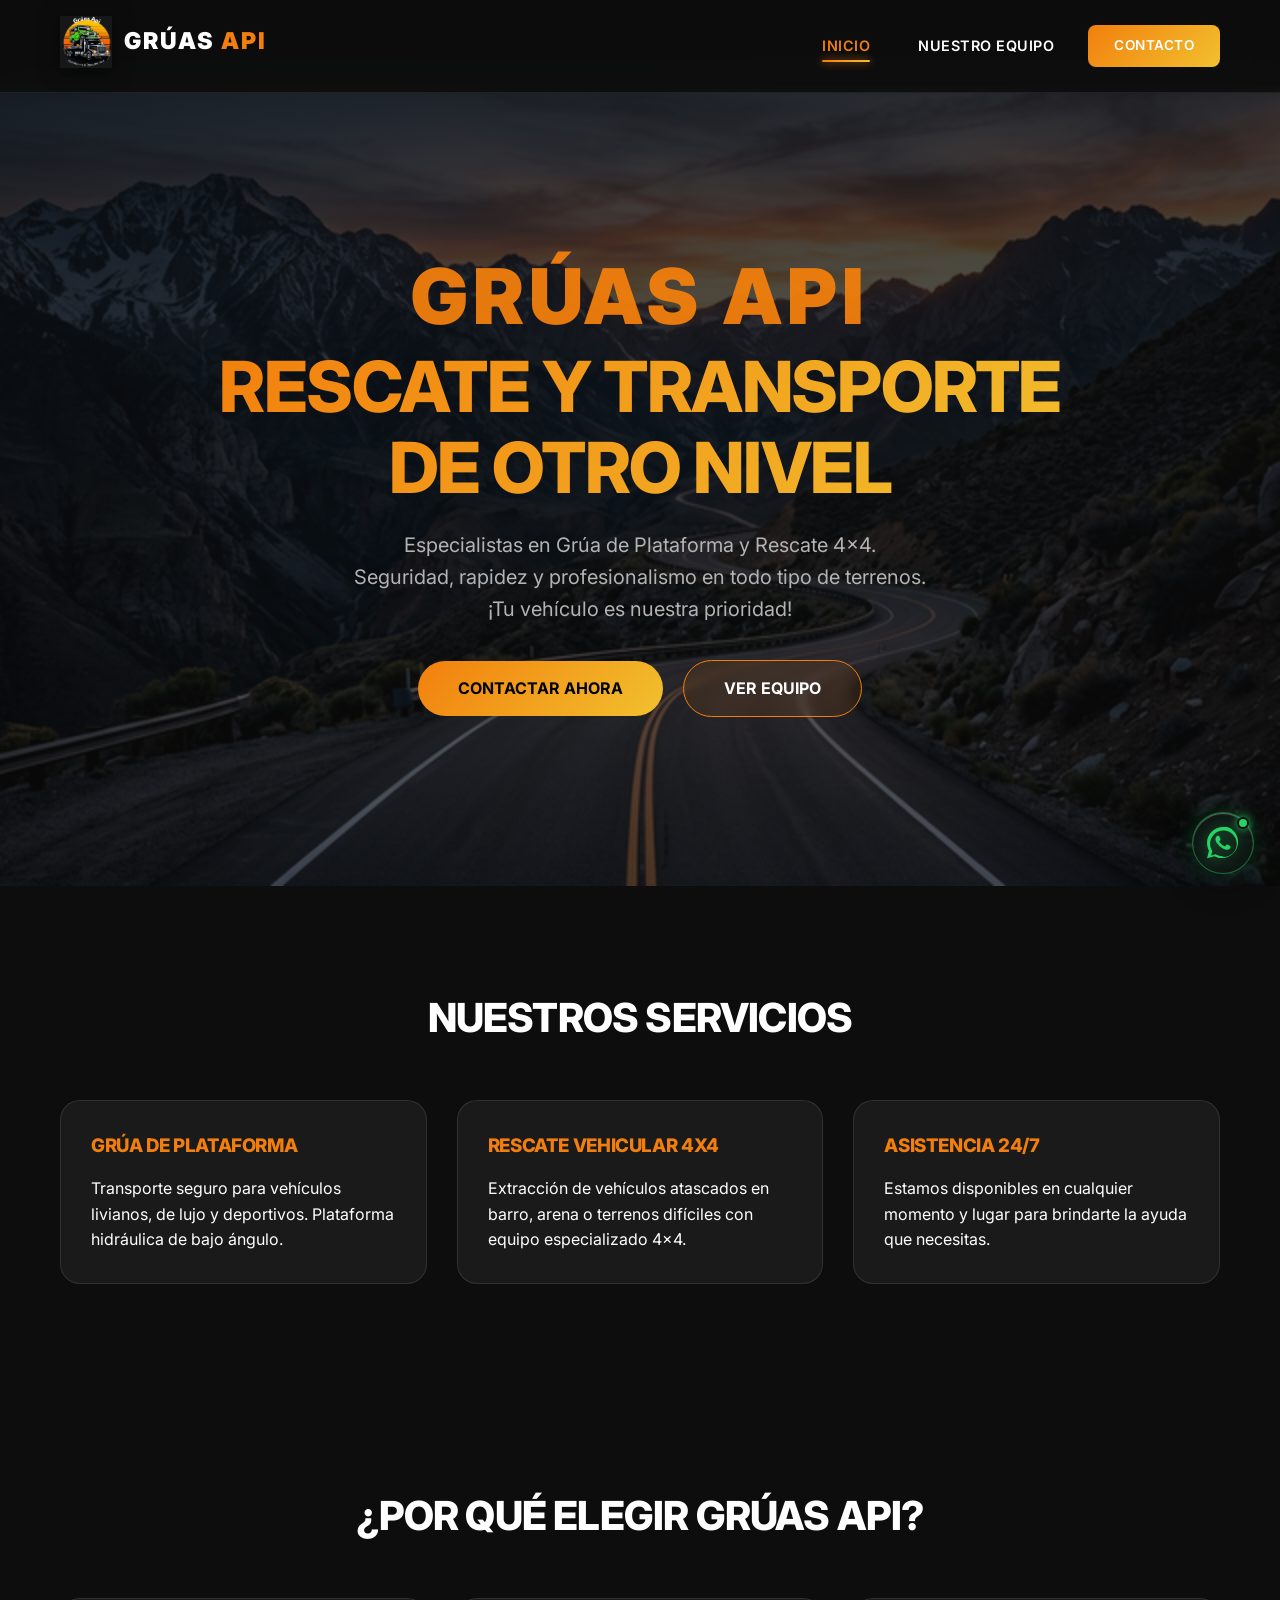
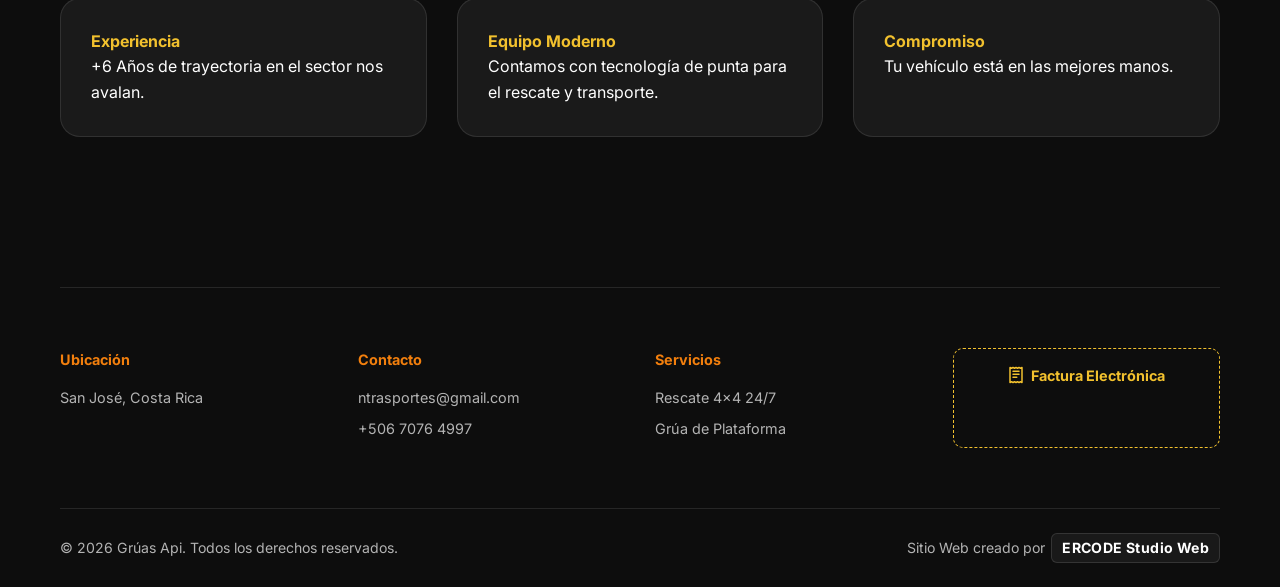
<file: index.html>
<!doctype html>
<html lang="es">

<head>
  <meta charset="UTF-8" />
  <meta name="viewport" content="width=device-width, initial-scale=1.0" />
  <title>Grúas Api | Rescate 4x4 y Remolque de Plataforma</title>
  
  <!-- Icono (Favicon) -->
  <link rel="icon" type="image/png" href="Imagenes. API Grúas/tow-truck.png" />
  
  <!-- Meta Etiquetas Optimadas para SEO -->
  <meta name="description" content="Servicio de grúas 24/7 en San José, Costa Rica. Especialistas en rescate vehicular 4x4 y transporte en grúa de plataforma. Asistencia rápida y profesional." />
  <meta name="keywords" content="Grúas Api, Rescate 4x4, Remolque de Plataforma, San José, Costa Rica, Grúa 24 horas, Remolque de carros, Asistencia vial Costa Rica, Factura electrónica" />
  <meta name="author" content="ERCODE Studio Web" />
  <meta name="creator" content="ERCODE Studio Web" />
  <meta name="robots" content="index, follow" />
  <meta name="geo.region" content="CR-SJ" />
  <meta name="geo.placename" content="San José, Costa Rica" />
  <link rel="canonical" href="https://gruasapi.com/" />
  
  <!-- Open Graph / Facebook -->
  <meta property="og:type" content="website" />
  <meta property="og:title" content="Grúas Api | Rescate 4x4 y Remolque de Plataforma en Costa Rica" />
  <meta property="og:description" content="Servicio de grúas 24/7 en Costa Rica. Rescate vehicular en cualquier terreno y grúa de plataforma de alta seguridad." />
  <meta property="og:image" content="https://gruasapi.com/Imagenes. API Grúas/Grúas Api.png" />
  <meta property="og:url" content="https://gruasapi.com/" />
  <meta property="og:locale" content="es_CR" />
  <meta property="og:site_name" content="Grúas Api" />
  
  <!-- Twitter -->
  <meta property="twitter:card" content="summary_large_image" />
  <meta property="twitter:title" content="Grúas Api | Rescate 4x4 y Remolque de Plataforma" />
  <meta property="twitter:description" content="Servicio de grúas 24/7 en Costa Rica. Rescate vehicular en cualquier terreno y grúa de plataforma de alta seguridad." />
  <meta property="twitter:image" content="Imagenes. API Grúas/Grúas Api.png" />

  <!-- Color de tema para navegadores móviles -->
  <meta name="theme-color" content="#f27f0d" />

  <link rel="stylesheet" href="style.css?v=2.1" />
  <link href="https://fonts.googleapis.com/css2?family=Inter:wght@400;600;800&display=swap" rel="stylesheet" />

  <!-- Schema JSON-LD: Negocio Local (clave para Google en Costa Rica) -->
  <script type="application/ld+json">
  {
    "@context": "https://schema.org",
    "@type": "AutoRepair",
    "name": "Grúas Api",
    "description": "Servicio profesional de grúas 24/7 en Costa Rica. Especialistas en rescate vehicular 4x4 y grúa de plataforma hidráulica.",
    "url": "https://gruasapi.com",
    "telephone": "+50670764997",
    "email": "ntrasportes@gmail.com",
    "image": "https://gruasapi.com/Imagenes. API Grúas/Grúas Api.png",
    "address": {
      "@type": "PostalAddress",
      "addressLocality": "San José",
      "addressCountry": "CR"
    },
    "geo": {
      "@type": "GeoCoordinates",
      "latitude": "9.9281",
      "longitude": "-84.0907"
    },
    "openingHoursSpecification": {
      "@type": "OpeningHoursSpecification",
      "dayOfWeek": ["Monday","Tuesday","Wednesday","Thursday","Friday","Saturday","Sunday"],
      "opens": "00:00",
      "closes": "23:59"
    },
    "priceRange": "$$",
    "areaServed": {
      "@type": "Country",
      "name": "Costa Rica"
    },
    "serviceType": ["Grúa de plataforma", "Rescate 4x4", "Asistencia vial 24/7"]
  }
  </script>
</head>

<body>
  <header>
    <div class="container">
      <nav>
        <div class="logo">
          <a href="index.html" class="logo-link">
            <img src="Imagenes. API Grúas/Grúas Api.png" alt="Grúas Api Logo" />
            <span class="logo-text">Grúas <span class="logo-highlight">Api</span></span>
          </a>
        </div>
        <ul class="nav-links" id="navLinks">
          <li><a href="index.html" class="active">Inicio</a></li>
          <li><a href="equipo.html">Nuestro Equipo</a></li>
          <li>
            <a href="agendar.html" class="btn btn-primary">Contacto</a>
          </li>
        </ul>
        <button class="menu-toggle" id="menuToggle" aria-label="Abrir menú" aria-expanded="false">
          <span></span>
          <span></span>
          <span></span>
        </button>
      </nav>
    </div>
  </header>

  <main>
    <section class="hero">
      <div class="container">
        <h2 class="hero-subtitle">Grúas Api</h2>
        <h1 class="gradient-text">
          Rescate y Transporte <br />de Otro Nivel
        </h1>
        <p>
          Especialistas en Grúa de Plataforma y Rescate 4x4. <br />Seguridad,
          rapidez y profesionalismo en todo tipo de terrenos. <br>
          ¡Tu vehículo es nuestra prioridad!
        </p>
        <div class="hero-btns">
          <a href="agendar.html" class="btn btn-primary">Contactar Ahora</a>
          <a href="equipo.html" class="btn btn-secondary">Ver Equipo</a>
        </div>
      </div>
    </section>

    <section id="servicios">
      <div class="container">
        <h2 class="section-title">Nuestros Servicios</h2>
        <div class="grid">
          <div class="card">
            <h3>Grúa de Plataforma</h3>
            <p>
              Transporte seguro para vehículos livianos, de lujo y deportivos.
              Plataforma hidráulica de bajo ángulo.
            </p>
          </div>
          <div class="card">
            <h3>Rescate Vehicular 4x4</h3>
            <p>
              Extracción de vehículos atascados en barro, arena o terrenos
              difíciles con equipo especializado 4x4.
            </p>
          </div>
          <div class="card">
            <h3>Asistencia 24/7</h3>
            <p>
              Estamos disponibles en cualquier momento y lugar para brindarte
              la ayuda que necesitas.
            </p>
          </div>
        </div>
      </div>
    </section>

    <section id="porque-nosotros">
      <div class="container">
        <h2 class="section-title">¿Por qué elegir Grúas Api?</h2>
        <div class="grid">
          <div class="card">
            <h4 style="color: var(--accent-yellow)">Experiencia</h4>
            <p>+6 Años de trayectoria en el sector nos avalan.</p>
          </div>
          <div class="card">
            <h4 style="color: var(--accent-yellow)">Equipo Moderno</h4>
            <p>
              Contamos con tecnología de punta para el rescate y transporte.
            </p>
          </div>
          <div class="card">
            <h4 style="color: var(--accent-yellow)">Compromiso</h4>
            <p>Tu vehículo está en las mejores manos.</p>
          </div>
        </div>
      </div>
    </section>
  </main>

  <footer>
    <div class="container">
      <div class="footer-contact">
        <div class="footer-info">
          <h4>Ubicación</h4>
          <p>San José, Costa Rica</p>
        </div>
        <div class="footer-info">
          <h4>Contacto</h4>
          <a href="mailto:ntrasportes@gmail.com">ntrasportes@gmail.com</a>
          <a href="https://wa.me/50670764997">+506 7076 4997</a>
        </div>
        <div class="footer-info">
          <h4>Servicios</h4>
          <p>Rescate 4x4 24/7</p>
          <p>Grúa de Plataforma</p>
        </div>
        <div class="footer-info"
          style="border: 1px dashed var(--accent-yellow); padding: 15px; border-radius: 10px; text-align: center;">
          <p style="color: var(--accent-yellow); font-weight: 700; margin: 0; display: inline-flex; align-items: center; justify-content: center; gap: 6px;">
            <svg viewBox="0 0 24 24" width="18" height="18" fill="none" stroke="currentColor" stroke-width="2" stroke-linecap="round" stroke-linejoin="round">
              <path d="M4 2v20l2-1 2 1 2-1 2 1 2-1 2 1 2-1 2 1V2l-2 1-2-1-2 1-2-1-2 1-2-1-2 1Z"/>
              <path d="M8 7h8"/>
              <path d="M8 11h8"/>
              <path d="M8 15h5"/>
            </svg>
            Factura Electrónica
          </p>
        </div>
      </div>
      <div class="footer-bottom">
        <p>&copy; 2026 Grúas Api. Todos los derechos reservados.</p>
        <p class="creator-credit">
          Sitio Web creado por 
          <!-- Coloca aquí el link de ERCODE Studio Web cuando esté lista -->
          <a href="#" class="creator-link" target="_blank" rel="noopener noreferrer">ERCODE Studio Web</a>
        </p>
      </div>
    </div>
  </footer>

  <!-- Floating WhatsApp -->
  <a href="https://wa.me/50670764997" class="whatsapp-float" target="_blank" rel="noopener noreferrer" aria-label="Escríbenos por WhatsApp 24/7">
    <span class="whatsapp-pulse"></span>
    <span class="whatsapp-badge"></span>
    <svg viewBox="0 0 32 32" class="whatsapp-icon" fill="currentColor">
      <path
        d="M16 0c-8.837 0-16 7.163-16 16 0 2.825 0.733 5.476 2.016 7.787l-2.016 7.356 7.531-1.976c2.251 1.201 4.821 1.889 7.548 1.889 8.837 0 16-7.163 16-16s-7.163-16-16-16zM16 29.32c-2.483 0-4.819-0.655-6.837-1.802l-0.489-0.281-4.484 1.176 1.2-4.381-0.309-0.491c-1.231-1.956-1.944-4.275-1.944-6.757 0-7.345 5.975-13.32 13.32-13.32s13.32 5.975 13.32 13.32c0 7.345-5.975 13.32-13.32 13.32zM22.78 18.682c-0.371-0.185-2.193-1.082-2.535-1.206-0.341-0.124-0.59-0.185-0.838 0.185s-0.963 1.206-1.18 1.455c-0.217 0.248-0.434 0.279-0.806 0.093-0.371-0.185-1.569-0.579-2.986-1.844-1.103-0.983-1.847-2.198-2.063-2.57-0.217-0.372-0.023-0.572 0.162-0.756 0.167-0.165 0.371-0.434 0.557-0.651 0.186-0.217 0.248-0.372 0.372-0.62 0.124-0.248 0.062-0.465-0.031-0.651-0.093-0.185-0.838-2.016-1.149-2.768-0.302-0.732-0.611-0.633-0.838-0.645-0.217-0.011-0.465-0.013-0.713-0.013s-0.651 0.093-0.992 0.465c-0.341 0.372-1.302 1.272-1.302 3.102s1.334 3.6 1.519 3.849c0.185 0.248 2.625 4.009 6.357 5.613 0.888 0.382 1.581 0.61 2.122 0.781 0.891 0.283 1.703 0.243 2.345 0.147 0.715-0.107 2.193-0.898 2.503-1.767 0.311-0.868 0.311-1.612 0.217-1.767-0.093-0.155-0.341-0.248-0.713-0.434z">
      </path>
    </svg>
    <span class="whatsapp-tooltip">¿Emergencia? Escríbenos 24/7</span>
  </a>
  <script src="script.js?v=2.0"></script>
</body>

</html>
</file>
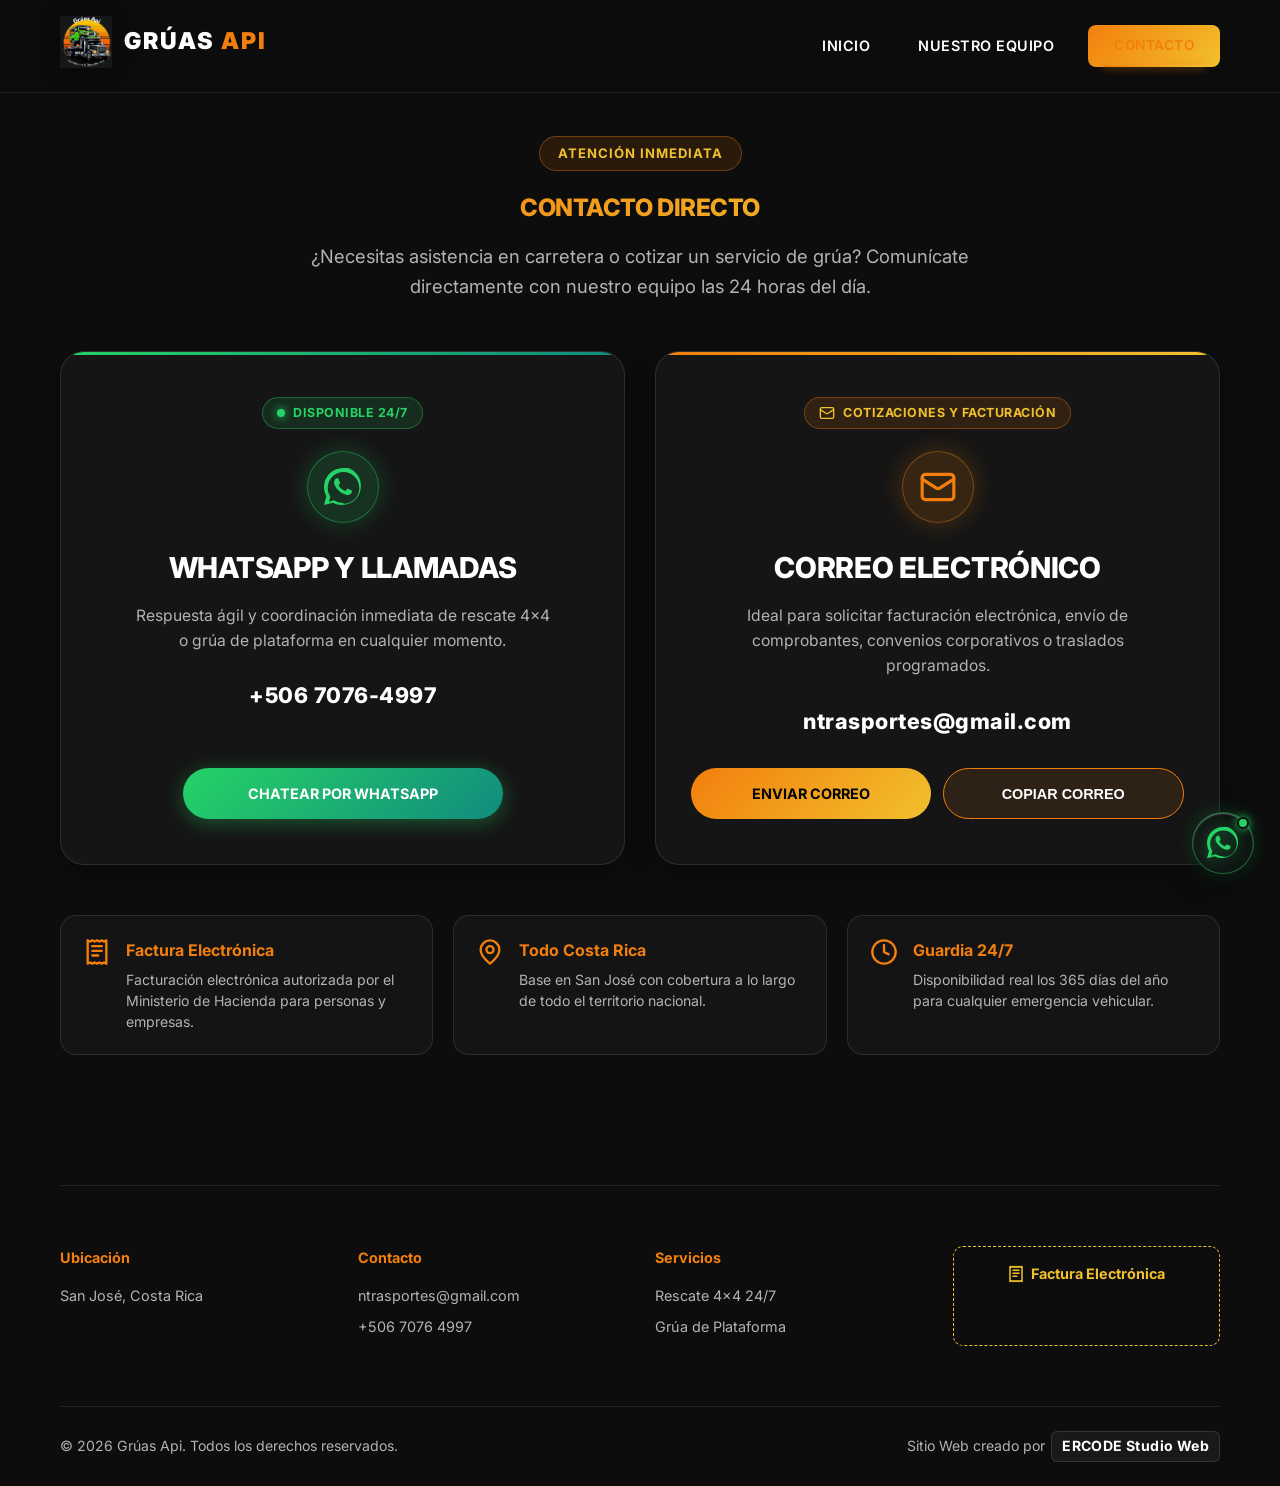
<file: agendar.html>
<!DOCTYPE html>
<html lang="es">
<head>
    <meta charset="UTF-8">
    <meta name="viewport" content="width=device-width, initial-scale=1.0">
    <title>Contacto Directo | Grúas Api Costa Rica</title>

    <!-- Favicon -->
    <link rel="icon" type="image/png" href="Imagenes. API Grúas/tow-truck.png" />
    <link rel="apple-touch-icon" href="Imagenes. API Grúas/tow-truck.png" />

    <!-- SEO -->
    <meta name="description" content="Agendá tu servicio de grúa en Costa Rica de forma rápida y sencilla. Grúa de plataforma, rescate 4x4 y asistencia vial 24/7. Atendemos San José y todo el país." />
    <meta name="keywords" content="agendar grúa Costa Rica, solicitar grúa San José, rescate vehicular CR, remolque plataforma 24 horas, asistencia vial Costa Rica" />
    <meta name="author" content="ERCODE Studio Web" />
    <meta name="creator" content="ERCODE Studio Web" />
    <meta name="robots" content="index, follow" />
    <meta name="geo.region" content="CR-SJ" />
    <meta name="geo.placename" content="San José, Costa Rica" />
    <link rel="canonical" href="https://gruasapi.com/agendar.html" />

    <!-- Open Graph -->
    <meta property="og:type" content="website" />
    <meta property="og:title" content="Agendar Servicio de Grúa | Grúas Api Costa Rica" />
    <meta property="og:description" content="Reservá tu servicio de grúa 24/7 en Costa Rica. Grúa de plataforma, rescate 4x4 y asistencia vial profesional." />
    <meta property="og:image" content="https://gruasapi.com/Imagenes. API Grúas/Grúas Api.png" />
    <meta property="og:url" content="https://gruasapi.com/agendar.html" />
    <meta property="og:locale" content="es_CR" />
    <meta property="og:site_name" content="Grúas Api" />

    <!-- Twitter Card -->
    <meta name="twitter:card" content="summary_large_image" />
    <meta name="twitter:title" content="Agendar Servicio de Grúa | Grúas Api Costa Rica" />
    <meta name="twitter:description" content="Reservá tu servicio de grúa 24/7 en Costa Rica. Atención rápida y profesional." />
    <meta name="twitter:image" content="https://gruasapi.com/Imagenes. API Grúas/Grúas Api.png" />

    <meta name="theme-color" content="#f27f0d" />

    <link rel="stylesheet" href="style.css?v=2.1">
    <link href="https://fonts.googleapis.com/css2?family=Inter:wght@400;600;800&display=swap" rel="stylesheet">
</head>
<body>
    <header>
        <div class="container">
            <nav>
                <div class="logo">
                    <a href="index.html" class="logo-link">
                        <img src="Imagenes. API Grúas/Grúas Api.png" alt="Grúas Api Logo">
                        <span class="logo-text">Grúas <span class="logo-highlight">Api</span></span>
                    </a>
                </div>
                <ul class="nav-links" id="navLinks">
                    <li><a href="index.html">Inicio</a></li>
                    <li><a href="equipo.html">Nuestro Equipo</a></li>
                    <li><a href="agendar.html" class="btn btn-primary active">Contacto</a></li>
                </ul>
                <button class="menu-toggle" id="menuToggle" aria-label="Abrir menú" aria-expanded="false">
                    <span></span>
                    <span></span>
                    <span></span>
                </button>
            </nav>
        </div>
    </header>

    <main>
        <section class="container contact-section">
            <div class="contact-header">
                <span class="contact-pill-badge">Atención Inmediata</span>
                <h1 class="gradient-text">Contacto Directo</h1>
                <p class="contact-subtitle">
                    ¿Necesitas asistencia en carretera o cotizar un servicio de grúa? Comunícate directamente con nuestro equipo las 24 horas del día.
                </p>
            </div>

            <div class="contact-grid">
                <!-- Tarjeta de WhatsApp -->
                <div class="contact-card contact-card-whatsapp">
                    <div class="contact-card-badge status-online">
                        <span class="status-dot"></span> Disponible 24/7
                    </div>
                    <div class="contact-icon-wrapper whatsapp-glow">
                        <svg viewBox="0 0 32 32" width="36" height="36" style="width: 36px; height: 36px; max-width: 36px; max-height: 36px;" class="contact-icon" fill="currentColor">
                            <path d="M16 0c-8.837 0-16 7.163-16 16 0 2.825 0.733 5.476 2.016 7.787l-2.016 7.356 7.531-1.976c2.251 1.201 4.821 1.889 7.548 1.889 8.837 0 16-7.163 16-16s-7.163-16-16-16zM16 29.32c-2.483 0-4.819-0.655-6.837-1.802l-0.489-0.281-4.484 1.176 1.2-4.381-0.309-0.491c-1.231-1.956-1.944-4.275-1.944-6.757 0-7.345 5.975-13.32 13.32-13.32s13.32 5.975 13.32 13.32c0 7.345-5.975 13.32-13.32 13.32zM22.78 18.682c-0.371-0.185-2.193-1.082-2.535-1.206-0.341-0.124-0.59-0.185-0.838 0.185s-0.963 1.206-1.18 1.455c-0.217 0.248-0.434 0.279-0.806 0.093-0.371-0.185-1.569-0.579-2.986-1.844-1.103-0.983-1.847-2.198-2.063-2.57-0.217-0.372-0.023-0.572 0.162-0.756 0.167-0.165 0.371-0.434 0.557-0.651 0.186-0.217 0.248-0.372 0.372-0.62 0.124-0.248 0.062-0.465-0.031-0.651-0.093-0.185-0.838-2.016-1.149-2.768-0.302-0.732-0.611-0.633-0.838-0.645-0.217-0.011-0.465-0.013-0.713-0.013s-0.651 0.093-0.992 0.465c-0.341 0.372-1.302 1.272-1.302 3.102s1.334 3.6 1.519 3.849c0.185 0.248 2.625 4.009 6.357 5.613 0.888 0.382 1.581 0.61 2.122 0.781 0.891 0.283 1.703 0.243 2.345 0.147 0.715-0.107 2.193-0.898 2.503-1.767 0.311-0.868 0.311-1.612 0.217-1.767-0.093-0.155-0.341-0.248-0.713-0.434z"></path>
                        </svg>
                    </div>
                    <h2>WhatsApp y Llamadas</h2>
                    <p class="contact-desc">
                        Respuesta ágil y coordinación inmediata de rescate 4x4 o grúa de plataforma en cualquier momento.
                    </p>
                    <div class="contact-highlight-value">
                        <a href="https://wa.me/50670764997" target="_blank" rel="noopener noreferrer">+506 7076-4997</a>
                    </div>
                    <div class="contact-actions">
                        <a href="https://wa.me/50670764997?text=Hola,%20necesito%20asistencia%20de%20gr%C3%BAa" target="_blank" rel="noopener noreferrer" class="btn btn-whatsapp-direct">
                            Chatear por WhatsApp
                        </a>
                    </div>
                </div>

                <!-- Tarjeta Grande de Correo Electrónico -->
                <div class="contact-card contact-card-email">
                    <div class="contact-card-badge email-badge">
                        <svg viewBox="0 0 24 24" width="16" height="16" fill="none" stroke="currentColor" stroke-width="2" stroke-linecap="round" stroke-linejoin="round">
                            <rect width="20" height="16" x="2" y="4" rx="2"></rect>
                            <path d="m22 7-8.97 5.7a1.94 1.94 0 0 1-2.06 0L2 7"></path>
                        </svg>
                        Cotizaciones y Facturación
                    </div>
                    <div class="contact-icon-wrapper email-glow">
                        <svg viewBox="0 0 24 24" width="36" height="36" style="width: 36px; height: 36px; max-width: 36px; max-height: 36px;" class="contact-icon" fill="none" stroke="currentColor" stroke-width="2" stroke-linecap="round" stroke-linejoin="round">
                            <rect width="20" height="16" x="2" y="4" rx="2"></rect>
                            <path d="m22 7-8.97 5.7a1.94 1.94 0 0 1-2.06 0L2 7"></path>
                        </svg>
                    </div>
                    <h2>Correo Electrónico</h2>
                    <p class="contact-desc">
                        Ideal para solicitar facturación electrónica, envío de comprobantes, convenios corporativos o traslados programados.
                    </p>
                    <div class="contact-highlight-value">
                        <a href="mailto:ntrasportes@gmail.com">ntrasportes@gmail.com</a>
                    </div>
                    <div class="contact-actions contact-email-actions">
                        <a href="mailto:ntrasportes@gmail.com?subject=Consulta%20Servicio%20de%20Gr%C3%BAas%20Api" class="btn btn-primary">
                            Enviar Correo
                        </a>
                        <button type="button" class="btn btn-secondary" id="copyEmailBtn" data-email="ntrasportes@gmail.com">
                            <span id="copyEmailText">Copiar Correo</span>
                        </button>
                    </div>
                </div>
            </div>

            <!-- Tira de Beneficios / Facturación -->
            <div class="contact-features-strip">
                <div class="contact-feature-item">
                    <span class="feature-icon">
                        <svg viewBox="0 0 24 24" width="28" height="28" fill="none" stroke="var(--accent-orange)" stroke-width="2" stroke-linecap="round" stroke-linejoin="round">
                            <path d="M4 2v20l2-1 2 1 2-1 2 1 2-1 2 1 2-1 2 1V2l-2 1-2-1-2 1-2-1-2 1-2-1-2 1Z"/>
                            <path d="M8 7h8"/>
                            <path d="M8 11h8"/>
                            <path d="M8 15h5"/>
                        </svg>
                    </span>
                    <div>
                        <h4>Factura Electrónica</h4>
                        <p>Facturación electrónica autorizada por el Ministerio de Hacienda para personas y empresas.</p>
                    </div>
                </div>
                <div class="contact-feature-item">
                    <span class="feature-icon">
                        <svg viewBox="0 0 24 24" width="28" height="28" fill="none" stroke="var(--accent-orange)" stroke-width="2" stroke-linecap="round" stroke-linejoin="round">
                            <path d="M20 10c0 6-8 12-8 12s-8-6-8-12a8 8 0 0 1 16 0Z"/>
                            <circle cx="12" cy="10" r="3"/>
                        </svg>
                    </span>
                    <div>
                        <h4>Todo Costa Rica</h4>
                        <p>Base en San José con cobertura a lo largo de todo el territorio nacional.</p>
                    </div>
                </div>
                <div class="contact-feature-item">
                    <span class="feature-icon">
                        <svg viewBox="0 0 24 24" width="28" height="28" fill="none" stroke="var(--accent-orange)" stroke-width="2" stroke-linecap="round" stroke-linejoin="round">
                            <circle cx="12" cy="12" r="10"/>
                            <polyline points="12 6 12 12 16 14"/>
                        </svg>
                    </span>
                    <div>
                        <h4>Guardia 24/7</h4>
                        <p>Disponibilidad real los 365 días del año para cualquier emergencia vehicular.</p>
                    </div>
                </div>
            </div>
        </section>
    </main>

    <footer>
        <div class="container">
            <div class="footer-contact">
                <div class="footer-info">
                    <h4>Ubicación</h4>
                    <p>San José, Costa Rica</p>
                </div>
                <div class="footer-info">
                    <h4>Contacto</h4>
                    <a href="mailto:ntrasportes@gmail.com">ntrasportes@gmail.com</a>
                    <a href="https://wa.me/50670764997">+506 7076 4997</a>
                </div>
                <div class="footer-info">
                    <h4>Servicios</h4>
                    <p>Rescate 4x4 24/7</p>
                    <p>Grúa de Plataforma</p>
                </div>
                <div class="footer-info" style="border: 1px dashed var(--accent-yellow); padding: 15px; border-radius: 10px; text-align: center;">
                    <p style="color: var(--accent-yellow); font-weight: 700; margin: 0; display: inline-flex; align-items: center; justify-content: center; gap: 6px;">
                        <svg viewBox="0 0 24 24" width="18" height="18" fill="none" stroke="currentColor" stroke-width="2" stroke-linecap="round" stroke-linejoin="round">
                            <path d="M4 2v20l2-1 2 1 2-1 2 1 2-1 2 1 2-1 2 1V2l-2 1-2-1-2 1-2-1-2 1-2-1-2 1Z"/>
                            <path d="M8 7h8"/>
                            <path d="M8 11h8"/>
                            <path d="M8 15h5"/>
                        </svg>
                        Factura Electrónica
                    </p>
                </div>
            </div>
            <div class="footer-bottom">
                <p>&copy; 2026 Grúas Api. Todos los derechos reservados.</p>
                <p class="creator-credit">
                    Sitio Web creado por 
                    <!-- Coloca aquí el link de ERCODE Studio Web cuando esté lista -->
                    <a href="#" class="creator-link" target="_blank" rel="noopener noreferrer">ERCODE Studio Web</a>
                </p>
            </div>
        </div>
    </footer>

    <!-- Floating WhatsApp -->
    <a href="https://wa.me/50670764997" class="whatsapp-float" target="_blank" rel="noopener noreferrer" aria-label="Escríbenos por WhatsApp 24/7">
        <span class="whatsapp-pulse"></span>
        <span class="whatsapp-badge"></span>
        <svg viewBox="0 0 32 32" class="whatsapp-icon" fill="currentColor">
            <path d="M16 0c-8.837 0-16 7.163-16 16 0 2.825 0.733 5.476 2.016 7.787l-2.016 7.356 7.531-1.976c2.251 1.201 4.821 1.889 7.548 1.889 8.837 0 16-7.163 16-16s-7.163-16-16-16zM16 29.32c-2.483 0-4.819-0.655-6.837-1.802l-0.489-0.281-4.484 1.176 1.2-4.381-0.309-0.491c-1.231-1.956-1.944-4.275-1.944-6.757 0-7.345 5.975-13.32 13.32-13.32s13.32 5.975 13.32 13.32c0 7.345-5.975 13.32-13.32 13.32zM22.78 18.682c-0.371-0.185-2.193-1.082-2.535-1.206-0.341-0.124-0.59-0.185-0.838 0.185s-0.963 1.206-1.18 1.455c-0.217 0.248-0.434 0.279-0.806 0.093-0.371-0.185-1.569-0.579-2.986-1.844-1.103-0.983-1.847-2.198-2.063-2.57-0.217-0.372-0.023-0.572 0.162-0.756 0.167-0.165 0.371-0.434 0.557-0.651 0.186-0.217 0.248-0.372 0.372-0.62 0.124-0.248 0.062-0.465-0.031-0.651-0.093-0.185-0.838-2.016-1.149-2.768-0.302-0.732-0.611-0.633-0.838-0.645-0.217-0.011-0.465-0.013-0.713-0.013s-0.651 0.093-0.992 0.465c-0.341 0.372-1.302 1.272-1.302 3.102s1.334 3.6 1.519 3.849c0.185 0.248 2.625 4.009 6.357 5.613 0.888 0.382 1.581 0.61 2.122 0.781 0.891 0.283 1.703 0.243 2.345 0.147 0.715-0.107 2.193-0.898 2.503-1.767 0.311-0.868 0.311-1.612 0.217-1.767-0.093-0.155-0.341-0.248-0.713-0.434z"></path>
        </svg>
        <span class="whatsapp-tooltip">¿Emergencia? Escríbenos 24/7</span>
    </a>

    <script src="script.js?v=2.0"></script>
</body>
</html>
</file>
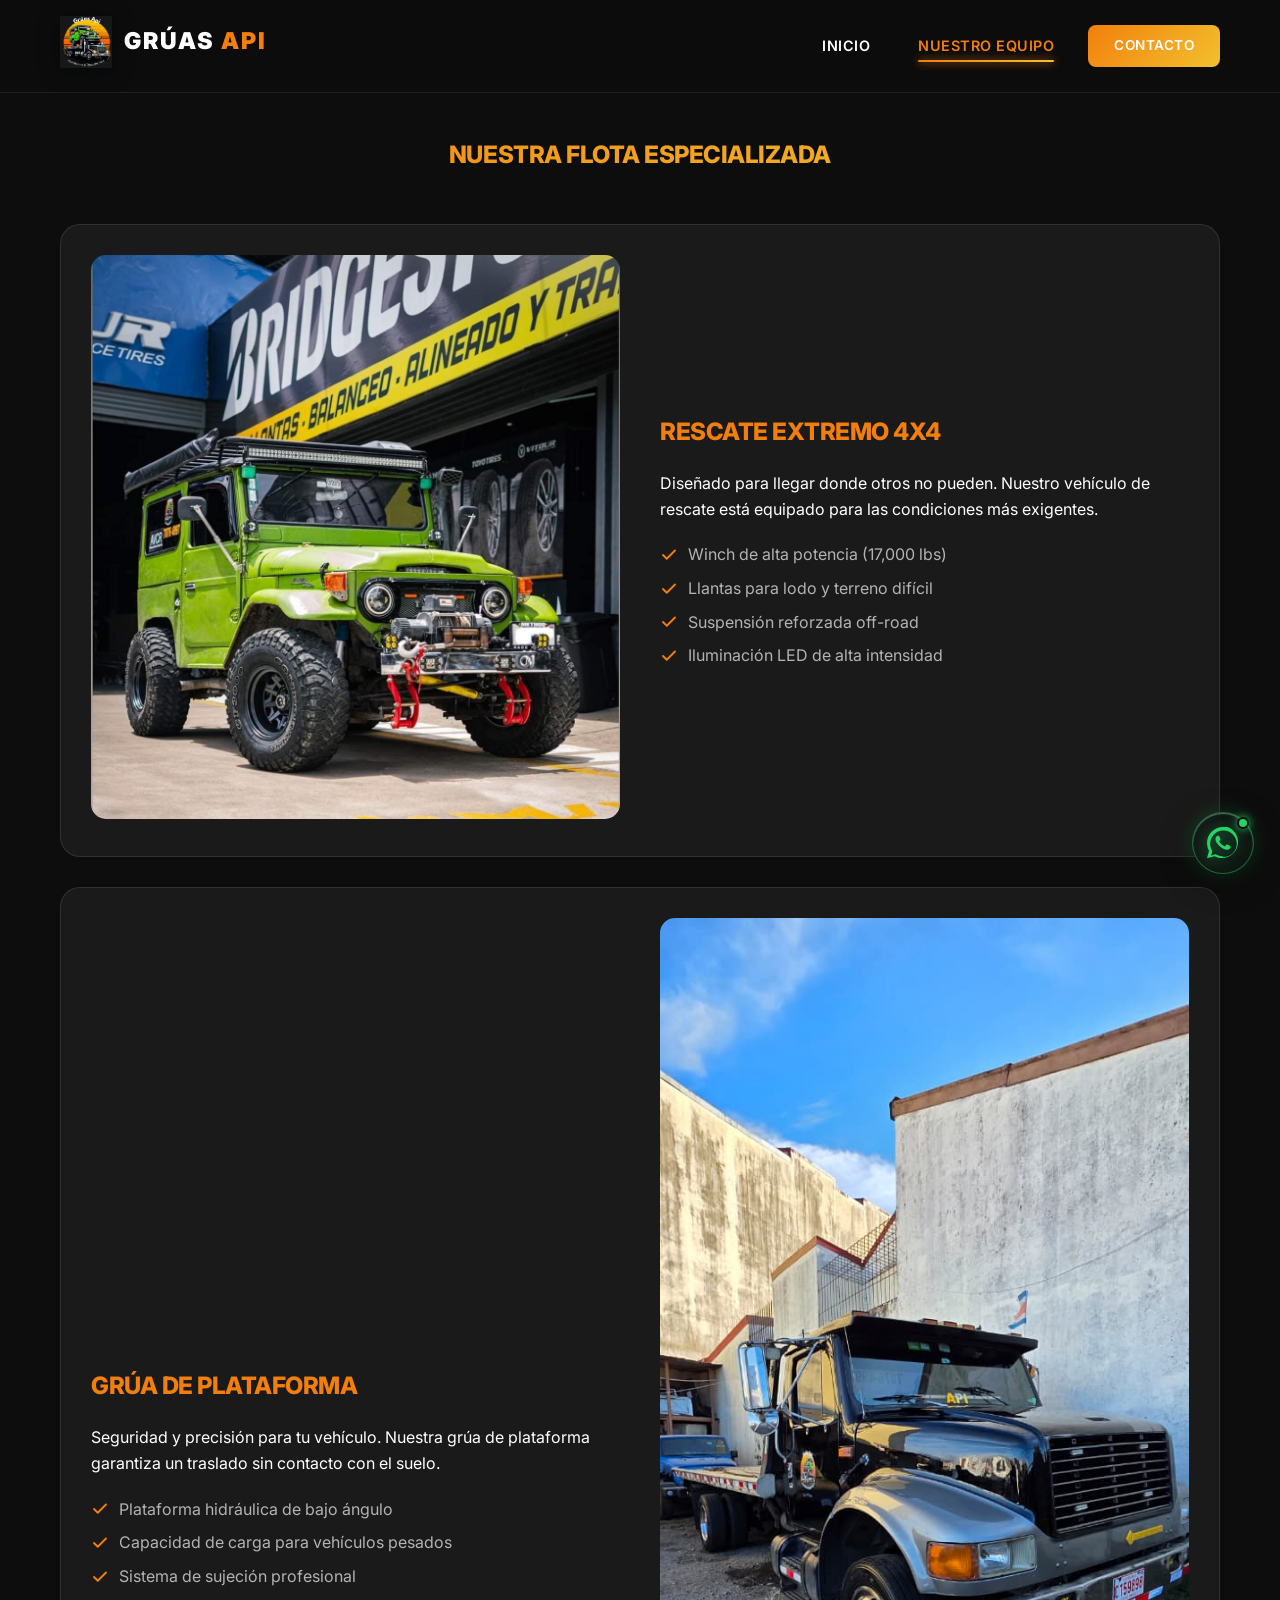
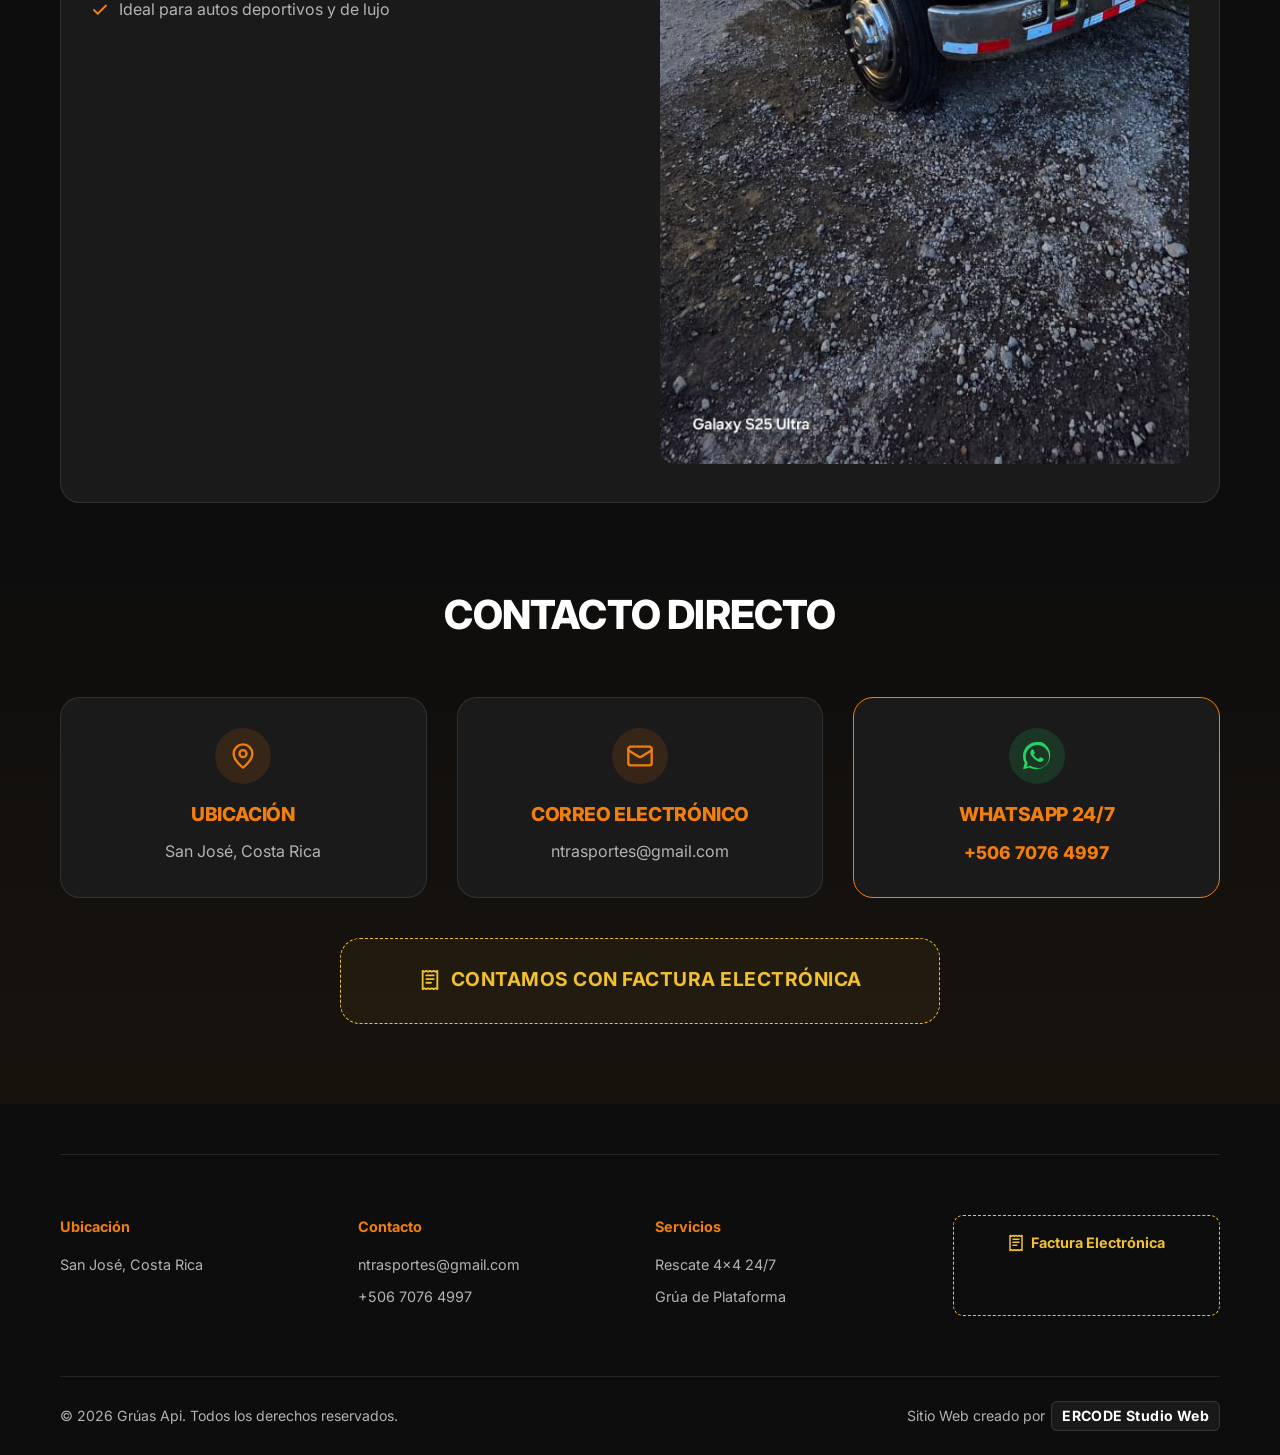
<file: equipo.html>
<!DOCTYPE html>
<html lang="es">
<head>
    <meta charset="UTF-8">
    <meta name="viewport" content="width=device-width, initial-scale=1.0">
    <title>Nuestro Equipo y Flota | Grúas Api Costa Rica</title>

    <!-- Favicon -->
    <link rel="icon" type="image/png" href="Imagenes. API Grúas/tow-truck.png" />
    <link rel="apple-touch-icon" href="Imagenes. API Grúas/tow-truck.png" />

    <!-- SEO -->
    <meta name="description" content="Conocé la flota especializada de Grúas Api: vehículo de rescate 4x4 con winch de 17,000 lbs y grúa de plataforma hidráulica. Servicio profesional en Costa Rica." />
    <meta name="keywords" content="flota grúas Costa Rica, rescate 4x4 San José, grúa plataforma hidráulica, winch remolque CR, equipo grúas profesional" />
    <meta name="author" content="ERCODE Studio Web" />
    <meta name="creator" content="ERCODE Studio Web" />
    <meta name="robots" content="index, follow" />
    <meta name="geo.region" content="CR-SJ" />
    <meta name="geo.placename" content="San José, Costa Rica" />
    <link rel="canonical" href="https://gruasapi.com/equipo.html" />

    <!-- Open Graph -->
    <meta property="og:type" content="website" />
    <meta property="og:title" content="Nuestro Equipo y Flota | Grúas Api Costa Rica" />
    <meta property="og:description" content="Flota especializada de rescate 4x4 y grúa de plataforma hidráulica. Servicio profesional 24/7 en Costa Rica." />
    <meta property="og:image" content="https://gruasapi.com/Imagenes. API Grúas/Grúas Api.png" />
    <meta property="og:url" content="https://gruasapi.com/equipo.html" />
    <meta property="og:locale" content="es_CR" />
    <meta property="og:site_name" content="Grúas Api" />

    <!-- Twitter Card -->
    <meta name="twitter:card" content="summary_large_image" />
    <meta name="twitter:title" content="Nuestro Equipo y Flota | Grúas Api Costa Rica" />
    <meta name="twitter:description" content="Flota especializada de rescate 4x4 y grúa de plataforma hidráulica. Servicio 24/7 en Costa Rica." />
    <meta name="twitter:image" content="https://gruasapi.com/Imagenes. API Grúas/Grúas Api.png" />

    <meta name="theme-color" content="#f27f0d" />

    <link rel="stylesheet" href="style.css?v=2.1">
    <link href="https://fonts.googleapis.com/css2?family=Inter:wght@400;600;800&display=swap" rel="stylesheet">
</head>
<body>
    <header>
        <div class="container">
            <nav>
                <div class="logo">
                    <a href="index.html" class="logo-link">
                        <img src="Imagenes. API Grúas/Grúas Api.png" alt="Grúas Api Logo">
                        <span class="logo-text">Grúas <span class="logo-highlight">Api</span></span>
                    </a>
                </div>
                <ul class="nav-links" id="navLinks">
                    <li><a href="index.html">Inicio</a></li>
                    <li><a href="equipo.html" class="active">Nuestro Equipo</a></li>
                    <li><a href="agendar.html" class="btn btn-primary">Contacto</a></li>
                </ul>
                <button class="menu-toggle" id="menuToggle" aria-label="Abrir menú" aria-expanded="false">
                    <span></span>
                    <span></span>
                    <span></span>
                </button>
            </nav>
        </div>
    </header>

    <main>
        <section class="container" style="padding-top: 50px;">
            <h1 class="gradient-text" style="text-align: center; margin-bottom: 50px;">Nuestra Flota Especializada</h1>
            
            <div class="grid" style="grid-template-columns: 1fr;">
                <!-- Rescue Vehicle -->
                <div class="card" style="display: flex; gap: 40px; align-items: center; flex-wrap: wrap;">
                    <div style="flex: 1; min-width: 300px;">
                        <img src="Imagenes. API Grúas/Api1.jpeg" alt="Vehículo de Rescate 4x4" style="width: 100%; border-radius: 15px;">
                    </div>
                    <div style="flex: 1; min-width: 300px;">
                        <h2 style="color: var(--accent-orange); margin-bottom: 20px;">Rescate Extremo 4x4</h2>
                        <p style="margin-bottom: 20px;">Diseñado para llegar donde otros no pueden. Nuestro vehículo de rescate está equipado para las condiciones más exigentes.</p>
                        <ul style="list-style: none; color: var(--text-secondary); display: flex; flex-direction: column; gap: 8px;">
                            <li style="display: flex; align-items: center; gap: 10px;">
                                <svg viewBox="0 0 24 24" width="18" height="18" fill="none" stroke="var(--accent-orange)" stroke-width="2.5" stroke-linecap="round" stroke-linejoin="round"><polyline points="20 6 9 17 4 12"></polyline></svg>
                                Winch de alta potencia (17,000 lbs)
                            </li>
                            <li style="display: flex; align-items: center; gap: 10px;">
                                <svg viewBox="0 0 24 24" width="18" height="18" fill="none" stroke="var(--accent-orange)" stroke-width="2.5" stroke-linecap="round" stroke-linejoin="round"><polyline points="20 6 9 17 4 12"></polyline></svg>
                                Llantas para lodo y terreno difícil
                            </li>
                            <li style="display: flex; align-items: center; gap: 10px;">
                                <svg viewBox="0 0 24 24" width="18" height="18" fill="none" stroke="var(--accent-orange)" stroke-width="2.5" stroke-linecap="round" stroke-linejoin="round"><polyline points="20 6 9 17 4 12"></polyline></svg>
                                Suspensión reforzada off-road
                            </li>
                            <li style="display: flex; align-items: center; gap: 10px;">
                                <svg viewBox="0 0 24 24" width="18" height="18" fill="none" stroke="var(--accent-orange)" stroke-width="2.5" stroke-linecap="round" stroke-linejoin="round"><polyline points="20 6 9 17 4 12"></polyline></svg>
                                Iluminación LED de alta intensidad
                            </li>
                        </ul>
                    </div>
                </div>

                <!-- Platform Truck -->
                <div class="card" style="display: flex; gap: 40px; align-items: center; flex-wrap: wrap; flex-direction: row-reverse;">
                    <div style="flex: 1; min-width: 300px;">
                        <img src="Imagenes. API Grúas/Api 5.jpeg" alt="Grúa de Plataforma" style="width: 100%; border-radius: 15px;">
                    </div>
                    <div style="flex: 1; min-width: 300px;">
                        <h2 style="color: var(--accent-orange); margin-bottom: 20px;">Grúa de Plataforma</h2>
                        <p style="margin-bottom: 20px;">Seguridad y precisión para tu vehículo. Nuestra grúa de plataforma garantiza un traslado sin contacto con el suelo.</p>
                        <ul style="list-style: none; color: var(--text-secondary); display: flex; flex-direction: column; gap: 8px;">
                            <li style="display: flex; align-items: center; gap: 10px;">
                                <svg viewBox="0 0 24 24" width="18" height="18" fill="none" stroke="var(--accent-orange)" stroke-width="2.5" stroke-linecap="round" stroke-linejoin="round"><polyline points="20 6 9 17 4 12"></polyline></svg>
                                Plataforma hidráulica de bajo ángulo
                            </li>
                            <li style="display: flex; align-items: center; gap: 10px;">
                                <svg viewBox="0 0 24 24" width="18" height="18" fill="none" stroke="var(--accent-orange)" stroke-width="2.5" stroke-linecap="round" stroke-linejoin="round"><polyline points="20 6 9 17 4 12"></polyline></svg>
                                Capacidad de carga para vehículos pesados
                            </li>
                            <li style="display: flex; align-items: center; gap: 10px;">
                                <svg viewBox="0 0 24 24" width="18" height="18" fill="none" stroke="var(--accent-orange)" stroke-width="2.5" stroke-linecap="round" stroke-linejoin="round"><polyline points="20 6 9 17 4 12"></polyline></svg>
                                Sistema de sujeción profesional
                            </li>
                            <li style="display: flex; align-items: center; gap: 10px;">
                                <svg viewBox="0 0 24 24" width="18" height="18" fill="none" stroke="var(--accent-orange)" stroke-width="2.5" stroke-linecap="round" stroke-linejoin="round"><polyline points="20 6 9 17 4 12"></polyline></svg>
                                Ideal para autos deportivos y de lujo
                            </li>
                        </ul>
                    </div>
                </div>
            </div>
        </section>

        <!-- Contact Section -->
        <section id="contacto" style="padding: 80px 0; background: linear-gradient(to bottom, transparent, rgba(242, 127, 13, 0.05));">
            <div class="container">
                <h2 class="section-title">Contacto Directo</h2>
                <div class="grid" style="grid-template-columns: repeat(auto-fit, minmax(280px, 1fr));">
                    <div class="card" style="text-align: center;">
                        <div style="width: 56px; height: 56px; margin: 0 auto 15px auto; border-radius: 50%; background: rgba(242, 127, 13, 0.12); display: flex; align-items: center; justify-content: center; color: var(--accent-orange);">
                            <svg viewBox="0 0 24 24" width="28" height="28" fill="none" stroke="currentColor" stroke-width="2" stroke-linecap="round" stroke-linejoin="round">
                                <path d="M20 10c0 6-8 12-8 12s-8-6-8-12a8 8 0 0 1 16 0Z"/>
                                <circle cx="12" cy="10" r="3"/>
                            </svg>
                        </div>
                        <h3 style="font-size: 1.2rem; margin-bottom: 10px;">Ubicación</h3>
                        <p style="color: var(--text-secondary);">San José, Costa Rica</p>
                    </div>
                    <div class="card" style="text-align: center;">
                        <div style="width: 56px; height: 56px; margin: 0 auto 15px auto; border-radius: 50%; background: rgba(242, 127, 13, 0.12); display: flex; align-items: center; justify-content: center; color: var(--accent-orange);">
                            <svg viewBox="0 0 24 24" width="28" height="28" fill="none" stroke="currentColor" stroke-width="2" stroke-linecap="round" stroke-linejoin="round">
                                <rect width="20" height="16" x="2" y="4" rx="2"/>
                                <path d="m22 7-8.97 5.7a1.94 1.94 0 0 1-2.06 0L2 7"/>
                            </svg>
                        </div>
                        <h3 style="font-size: 1.2rem; margin-bottom: 10px;">Correo Electrónico</h3>
                        <p><a href="mailto:ntrasportes@gmail.com" style="color: var(--text-secondary); text-decoration: none; transition: var(--transition);">ntrasportes@gmail.com</a></p>
                    </div>
                    <div class="card" style="text-align: center; border-color: var(--accent-orange);">
                        <div style="width: 56px; height: 56px; margin: 0 auto 15px auto; border-radius: 50%; background: rgba(37, 211, 102, 0.15); display: flex; align-items: center; justify-content: center; color: #25d366;">
                            <svg viewBox="0 0 32 32" width="28" height="28" fill="currentColor">
                                <path d="M16 0c-8.837 0-16 7.163-16 16 0 2.825 0.733 5.476 2.016 7.787l-2.016 7.356 7.531-1.976c2.251 1.201 4.821 1.889 7.548 1.889 8.837 0 16-7.163 16-16s-7.163-16-16-16zM16 29.32c-2.483 0-4.819-0.655-6.837-1.802l-0.489-0.281-4.484 1.176 1.2-4.381-0.309-0.491c-1.231-1.956-1.944-4.275-1.944-6.757 0-7.345 5.975-13.32 13.32-13.32s13.32 5.975 13.32 13.32c0 7.345-5.975 13.32-13.32 13.32zM22.78 18.682c-0.371-0.185-2.193-1.082-2.535-1.206-0.341-0.124-0.59-0.185-0.838 0.185s-0.963 1.206-1.18 1.455c-0.217 0.248-0.434 0.279-0.806 0.093-0.371-0.185-1.569-0.579-2.986-1.844-1.103-0.983-1.847-2.198-2.063-2.57-0.217-0.372-0.023-0.572 0.162-0.756 0.167-0.165 0.371-0.434 0.557-0.651 0.186-0.217 0.248-0.372 0.372-0.62 0.124-0.248 0.062-0.465-0.031-0.651-0.093-0.185-0.838-2.016-1.149-2.768-0.302-0.732-0.611-0.633-0.838-0.645-0.217-0.011-0.465-0.013-0.713-0.013s-0.651 0.093-0.992 0.465c-0.341 0.372-1.302 1.272-1.302 3.102s1.334 3.6 1.519 3.849c0.185 0.248 2.625 4.009 6.357 5.613 0.888 0.382 1.581 0.61 2.122 0.781 0.891 0.283 1.703 0.243 2.345 0.147 0.715-0.107 2.193-0.898 2.503-1.767 0.311-0.868 0.311-1.612 0.217-1.767-0.093-0.155-0.341-0.248-0.713-0.434z"></path>
                            </svg>
                        </div>
                        <h3 style="font-size: 1.2rem; margin-bottom: 10px;">WhatsApp 24/7</h3>
                        <a href="https://wa.me/50670764997" target="_blank" style="color: var(--accent-orange); text-decoration: none; font-weight: 800; font-size: 1.1rem;">+506 7076 4997</a>
                    </div>
                </div>
                
                <div style="margin-top: 40px; text-align: center; background: rgba(242, 193, 46, 0.05); padding: 25px; border-radius: 20px; border: 1px dashed var(--accent-yellow); max-width: 600px; margin-inline: auto;">
                    <p style="color: var(--accent-yellow); font-weight: 700; font-size: 1.2rem; letter-spacing: 0.5px; display: inline-flex; align-items: center; justify-content: center; gap: 10px;">
                        <svg viewBox="0 0 24 24" width="22" height="22" fill="none" stroke="currentColor" stroke-width="2" stroke-linecap="round" stroke-linejoin="round">
                            <path d="M4 2v20l2-1 2 1 2-1 2 1 2-1 2 1 2-1 2 1V2l-2 1-2-1-2 1-2-1-2 1-2-1-2 1Z"/>
                            <path d="M8 7h8"/>
                            <path d="M8 11h8"/>
                            <path d="M8 15h5"/>
                        </svg>
                        CONTAMOS CON FACTURA ELECTRÓNICA
                    </p>
                </div>
            </div>
        </section>
    </main>

    <footer>
        <div class="container">
            <div class="footer-contact">
                <div class="footer-info">
                    <h4>Ubicación</h4>
                    <p>San José, Costa Rica</p>
                </div>
                <div class="footer-info">
                    <h4>Contacto</h4>
                    <a href="mailto:ntrasportes@gmail.com">ntrasportes@gmail.com</a>
                    <a href="https://wa.me/50670764997">+506 7076 4997</a>
                </div>
                <div class="footer-info">
                    <h4>Servicios</h4>
                    <p>Rescate 4x4 24/7</p>
                    <p>Grúa de Plataforma</p>
                </div>
                <div class="footer-info" style="border: 1px dashed var(--accent-yellow); padding: 15px; border-radius: 10px; text-align: center;">
                    <p style="color: var(--accent-yellow); font-weight: 700; margin: 0; display: inline-flex; align-items: center; justify-content: center; gap: 6px;">
                        <svg viewBox="0 0 24 24" width="18" height="18" fill="none" stroke="currentColor" stroke-width="2" stroke-linecap="round" stroke-linejoin="round">
                            <path d="M4 2v20l2-1 2 1 2-1 2 1 2-1 2 1 2-1 2 1V2l-2 1-2-1-2 1-2-1-2 1-2-1-2 1Z"/>
                            <path d="M8 7h8"/>
                            <path d="M8 11h8"/>
                            <path d="M8 15h5"/>
                        </svg>
                        Factura Electrónica
                    </p>
                </div>
            </div>
            <div class="footer-bottom">
                <p>&copy; 2026 Grúas Api. Todos los derechos reservados.</p>
                <p class="creator-credit">
                    Sitio Web creado por 
                    <!-- Coloca aquí el link de ERCODE Studio Web cuando esté lista -->
                    <a href="#" class="creator-link" target="_blank" rel="noopener noreferrer">ERCODE Studio Web</a>
                </p>
            </div>
        </div>
    </footer>

    <!-- Floating WhatsApp -->
    <a href="https://wa.me/50670764997" class="whatsapp-float" target="_blank" rel="noopener noreferrer" aria-label="Escríbenos por WhatsApp 24/7">
        <span class="whatsapp-pulse"></span>
        <span class="whatsapp-badge"></span>
        <svg viewBox="0 0 32 32" class="whatsapp-icon" fill="currentColor">
            <path d="M16 0c-8.837 0-16 7.163-16 16 0 2.825 0.733 5.476 2.016 7.787l-2.016 7.356 7.531-1.976c2.251 1.201 4.821 1.889 7.548 1.889 8.837 0 16-7.163 16-16s-7.163-16-16-16zM16 29.32c-2.483 0-4.819-0.655-6.837-1.802l-0.489-0.281-4.484 1.176 1.2-4.381-0.309-0.491c-1.231-1.956-1.944-4.275-1.944-6.757 0-7.345 5.975-13.32 13.32-13.32s13.32 5.975 13.32 13.32c0 7.345-5.975 13.32-13.32 13.32zM22.78 18.682c-0.371-0.185-2.193-1.082-2.535-1.206-0.341-0.124-0.59-0.185-0.838 0.185s-0.963 1.206-1.18 1.455c-0.217 0.248-0.434 0.279-0.806 0.093-0.371-0.185-1.569-0.579-2.986-1.844-1.103-0.983-1.847-2.198-2.063-2.57-0.217-0.372-0.023-0.572 0.162-0.756 0.167-0.165 0.371-0.434 0.557-0.651 0.186-0.217 0.248-0.372 0.372-0.62 0.124-0.248 0.062-0.465-0.031-0.651-0.093-0.185-0.838-2.016-1.149-2.768-0.302-0.732-0.611-0.633-0.838-0.645-0.217-0.011-0.465-0.013-0.713-0.013s-0.651 0.093-0.992 0.465c-0.341 0.372-1.302 1.272-1.302 3.102s1.334 3.6 1.519 3.849c0.185 0.248 2.625 4.009 6.357 5.613 0.888 0.382 1.581 0.61 2.122 0.781 0.891 0.283 1.703 0.243 2.345 0.147 0.715-0.107 2.193-0.898 2.503-1.767 0.311-0.868 0.311-1.612 0.217-1.767-0.093-0.155-0.341-0.248-0.713-0.434z"></path>
        </svg>
        <span class="whatsapp-tooltip">¿Emergencia? Escríbenos 24/7</span>
    </a>
    <script src="script.js?v=2.0"></script>
</body>
</html>
</file>
<file: style.css>
:root {
  --bg-color: #0d0d0d;
  --card-bg: #1a1a1a;
  --accent-orange: #f27f0d;
  --accent-yellow: #f2c12e;
  --text-primary: #ffffff;
  --text-secondary: #b3b3b3;
  --glass: rgba(255, 255, 255, 0.05);
  --glass-border: rgba(255, 255, 255, 0.1);
  --transition: all 0.3s ease;
}

* {
  margin: 0;
  padding: 0;
  box-sizing: border-box;
}

html, body {
  overflow-x: hidden;
  max-width: 100%;
  width: 100%;
}

body {
  background-color: var(--bg-color);
  color: var(--text-primary);
  font-family:
    "Inter",
    -apple-system,
    sans-serif;
  line-height: 1.6;
}

/* Typography */
h1,
h2,
h3 {
  font-weight: 800;
  text-transform: uppercase;
  letter-spacing: -0.02em;
}

.gradient-text {
  background: linear-gradient(
    135deg,
    var(--accent-orange),
    var(--accent-yellow)
  );
  -webkit-background-clip: text;
  background-clip: text;
  -webkit-text-fill-color: transparent;
}

/* Layout */
.container {
  max-width: 1200px;
  margin: 0 auto;
  padding: 0 20px;
}

/* Header & Navigation */
header {
  position: fixed !important;
  top: 0 !important;
  left: 0 !important;
  width: 100% !important;
  z-index: 10000 !important;
  background: rgba(13, 13, 13, 0.85);
  backdrop-filter: blur(16px);
  -webkit-backdrop-filter: blur(16px);
  border-bottom: 1px solid rgba(255, 255, 255, 0.08);
  transition: all 0.35s cubic-bezier(0.16, 1, 0.3, 1);
}

body {
  padding-top: 86px;
}

header.scrolled {
  background: rgba(10, 10, 10, 0.95);
  backdrop-filter: blur(20px);
  -webkit-backdrop-filter: blur(20px);
  border-bottom: 1px solid rgba(242, 127, 13, 0.35);
  box-shadow: 0 10px 30px rgba(0, 0, 0, 0.8);
}

nav {
  display: flex;
  justify-content: space-between;
  align-items: center;
  padding: 16px 0;
  transition: padding 0.35s cubic-bezier(0.16, 1, 0.3, 1);
}

header.scrolled nav {
  padding: 10px 0;
}

.logo-link {
  display: inline-flex;
  align-items: center;
  gap: 12px;
  text-decoration: none;
}

.logo img {
  height: 52px;
  width: auto;
  object-fit: contain;
  transition: height 0.35s cubic-bezier(0.16, 1, 0.3, 1), transform 0.3s ease;
  filter: drop-shadow(0 2px 10px rgba(0, 0, 0, 0.5));
}

.logo img:hover {
  transform: scale(1.04);
}

.logo-text {
  font-size: 1.45rem;
  font-weight: 900;
  color: #ffffff;
  text-transform: uppercase;
  letter-spacing: 2px;
  white-space: nowrap;
  font-family: inherit;
  transition: font-size 0.35s ease;
}

.logo-highlight {
  color: var(--accent-orange);
}

header.scrolled .logo img {
  height: 44px;
}

header.scrolled .logo-text {
  font-size: 1.3rem;
}

.nav-links {
  display: flex;
  align-items: center;
  gap: 20px;
  list-style: none;
}

.nav-links a {
  position: relative;
  color: var(--text-primary);
  text-decoration: none;
  font-weight: 600;
  font-size: 0.9rem;
  text-transform: uppercase;
  letter-spacing: 0.5px;
  padding: 8px 14px;
  border-radius: 8px;
  transition: var(--transition);
}

.nav-links a:hover {
  color: var(--accent-orange);
  background: rgba(255, 255, 255, 0.05);
}

.nav-links a.active {
  color: var(--accent-orange);
}

.nav-links a.active::after {
  content: "";
  position: absolute;
  bottom: 0;
  left: 14px;
  right: 14px;
  height: 2px;
  background: linear-gradient(90deg, var(--accent-orange), var(--accent-yellow));
  border-radius: 2px;
  box-shadow: 0 0 8px var(--accent-orange);
}

.nav-links .btn {
  padding: 10px 26px;
  font-size: 0.85rem;
  letter-spacing: 0.5px;
}

/* Hero Section */
.hero {
  min-height: calc(100vh - 100px);
  display: flex;
  flex-direction: column;
  justify-content: center;
  align-items: center;
  text-align: center;
  padding: 60px 0;
  background: 
    linear-gradient(rgba(13, 13, 13, 0.8), rgba(13, 13, 13, 0.6)),
    url('assets/hero-bg.png');
  background-size: cover;
  background-position: center;
  background-attachment: fixed;
}

.hero .container {
  display: flex;
  flex-direction: column;
  align-items: center;
  justify-content: center;
  text-align: center;
  width: 100%;
}

.hero-subtitle,
.hero h2 {
  color: var(--accent-orange);
  font-size: clamp(2.5rem, 6vw, 4.8rem);
  font-weight: 900;
  text-transform: uppercase;
  letter-spacing: 5px;
  margin: 0 auto 8px auto;
  opacity: 0.95;
  text-align: center;
  line-height: 1.1;
}

.hero h1 {
  font-size: clamp(2.2rem, 5.5vw, 4.4rem);
  margin: 0 auto 20px auto;
  line-height: 1.15;
  text-align: center;
}

.hero p {
  font-size: clamp(1.05rem, 1.8vw, 1.25rem);
  color: var(--text-secondary);
  max-width: 650px;
  margin: 0 auto 35px auto;
  text-align: center;
  line-height: 1.6;
}

.hero-btns {
  display: flex;
  justify-content: center;
  align-items: center;
  gap: 20px;
  flex-wrap: wrap;
  margin: 0 auto;
}

.btn {
  display: inline-flex;
  justify-content: center;
  align-items: center;
  padding: 15px 40px;
  border-radius: 50px;
  font-weight: 700;
  text-transform: uppercase;
  text-decoration: none;
  transition: var(--transition);
  border: none;
  cursor: pointer;
}

.btn-primary {
  background: linear-gradient(
    135deg,
    var(--accent-orange),
    var(--accent-yellow)
  );
  color: #000;
}

.btn-primary:hover {
  transform: scale(1.05);
  box-shadow: 0 0 20px rgba(242, 127, 13, 0.4);
}

/* Sections */
section {
  padding: 100px 0;
}

.section-title {
  font-size: 2.5rem;
  margin-bottom: 50px;
  text-align: center;
}

/* Cards */
.grid {
  display: grid;
  grid-template-columns: repeat(auto-fit, minmax(300px, 1fr));
  gap: 30px;
}

.card {
  background: var(--card-bg);
  border: 1px solid var(--glass-border);
  border-radius: 20px;
  padding: 30px;
  transition: var(--transition);
}

.card:hover {
  border-color: var(--accent-orange);
  transform: translateY(-10px);
}

.card h3 {
  margin-bottom: 15px;
  color: var(--accent-orange);
}

/* Contact Section & Cards */
.contact-section {
  padding-top: 50px;
  padding-bottom: 80px;
}

.contact-header {
  text-align: center;
  max-width: 750px;
  margin: 0 auto 50px auto;
}

.contact-pill-badge {
  display: inline-block;
  padding: 6px 18px;
  border-radius: 50px;
  background: rgba(242, 127, 13, 0.12);
  border: 1px solid rgba(242, 127, 13, 0.35);
  color: var(--accent-yellow);
  font-size: 0.82rem;
  font-weight: 700;
  text-transform: uppercase;
  letter-spacing: 1px;
  margin-bottom: 18px;
}

.contact-subtitle {
  color: var(--text-secondary);
  font-size: 1.15rem;
  line-height: 1.6;
  margin-top: 15px;
}

.contact-grid {
  display: grid;
  grid-template-columns: repeat(auto-fit, minmax(340px, 1fr));
  gap: 30px;
  margin-bottom: 50px;
}

.contact-card {
  background: rgba(26, 26, 26, 0.7);
  backdrop-filter: blur(16px);
  -webkit-backdrop-filter: blur(16px);
  border: 1px solid var(--glass-border);
  border-radius: 24px;
  padding: 45px 35px;
  display: flex;
  flex-direction: column;
  align-items: center;
  text-align: center;
  position: relative;
  overflow: hidden;
  transition: all 0.35s cubic-bezier(0.16, 1, 0.3, 1);
  box-shadow: 0 10px 30px rgba(0, 0, 0, 0.3);
}

.contact-card::before {
  content: "";
  position: absolute;
  top: 0;
  left: 0;
  right: 0;
  height: 3px;
  background: transparent;
  transition: background 0.3s ease;
}

.contact-card:hover {
  transform: translateY(-8px);
  box-shadow: 0 20px 40px rgba(0, 0, 0, 0.5);
}

.contact-card-whatsapp:hover {
  border-color: rgba(37, 211, 102, 0.5);
}

.contact-card-whatsapp::before {
  background: linear-gradient(90deg, #25d366, #128c7e);
}

.contact-card-email:hover {
  border-color: rgba(242, 127, 13, 0.5);
}

.contact-card-email::before {
  background: linear-gradient(90deg, var(--accent-orange), var(--accent-yellow));
}

.contact-card-badge {
  display: inline-flex;
  align-items: center;
  gap: 8px;
  padding: 5px 14px;
  border-radius: 20px;
  font-size: 0.78rem;
  font-weight: 700;
  text-transform: uppercase;
  letter-spacing: 0.5px;
  margin-bottom: 22px;
}

.status-online {
  background: rgba(37, 211, 102, 0.12);
  border: 1px solid rgba(37, 211, 102, 0.35);
  color: #25d366;
}

.status-dot {
  width: 8px;
  height: 8px;
  background: #25d366;
  border-radius: 50%;
  box-shadow: 0 0 8px #25d366;
}

.email-badge {
  background: rgba(242, 127, 13, 0.12);
  border: 1px solid rgba(242, 127, 13, 0.35);
  color: var(--accent-yellow);
}

.contact-icon-wrapper {
  width: 72px !important;
  height: 72px !important;
  max-width: 72px !important;
  max-height: 72px !important;
  min-width: 72px !important;
  min-height: 72px !important;
  border-radius: 50%;
  display: flex;
  align-items: center;
  justify-content: center;
  margin-bottom: 22px;
  flex-shrink: 0;
  transition: transform 0.3s ease;
}

.contact-card:hover .contact-icon-wrapper {
  transform: scale(1.1);
}

.whatsapp-glow {
  background: rgba(37, 211, 102, 0.15);
  border: 1px solid rgba(37, 211, 102, 0.4);
  color: #25d366;
  box-shadow: 0 0 25px rgba(37, 211, 102, 0.25);
}

.email-glow {
  background: rgba(242, 127, 13, 0.15);
  border: 1px solid rgba(242, 127, 13, 0.4);
  color: var(--accent-orange);
  box-shadow: 0 0 25px rgba(242, 127, 13, 0.25);
}

.contact-icon {
  width: 38px !important;
  height: 38px !important;
  max-width: 38px !important;
  max-height: 38px !important;
  flex-shrink: 0;
}

.contact-card h2 {
  font-size: 1.8rem;
  margin-bottom: 12px;
  letter-spacing: -0.01em;
}

.contact-desc {
  color: var(--text-secondary);
  font-size: 0.98rem;
  line-height: 1.6;
  margin-bottom: 25px;
  max-width: 420px;
}

.contact-highlight-value {
  font-size: 1.35rem;
  font-weight: 800;
  margin-bottom: 30px;
  letter-spacing: 0.5px;
}

.contact-highlight-value a {
  color: #ffffff;
  text-decoration: none;
  transition: color 0.3s ease;
}

.contact-card-whatsapp .contact-highlight-value a:hover {
  color: #25d366;
}

.contact-card-email .contact-highlight-value a:hover {
  color: var(--accent-orange);
}

.contact-actions {
  display: flex;
  flex-direction: column;
  gap: 12px;
  width: 100%;
  max-width: 320px;
  margin-top: auto;
}

.contact-email-actions {
  flex-direction: row;
  justify-content: center;
  max-width: 100%;
}

.contact-actions .btn {
  width: 100%;
  padding: 14px 24px;
  font-size: 0.9rem;
}

.contact-email-actions .btn {
  width: auto;
  min-width: 150px;
  flex: 1;
}

.btn-whatsapp-direct {
  background: linear-gradient(135deg, #25d366, #128c7e);
  color: #ffffff;
  box-shadow: 0 4px 20px rgba(37, 211, 102, 0.35);
}

.btn-whatsapp-direct:hover {
  transform: translateY(-2px);
  box-shadow: 0 8px 25px rgba(37, 211, 102, 0.55);
}

/* Features Strip */
.contact-features-strip {
  display: grid;
  grid-template-columns: repeat(auto-fit, minmax(260px, 1fr));
  gap: 20px;
  margin-top: 30px;
}

.contact-feature-item {
  background: rgba(255, 255, 255, 0.03);
  border: 1px solid var(--glass-border);
  border-radius: 16px;
  padding: 22px;
  display: flex;
  align-items: flex-start;
  gap: 15px;
  text-align: left;
}

.feature-icon {
  font-size: 1.8rem;
  line-height: 1;
  flex-shrink: 0;
}

.contact-feature-item h4 {
  color: var(--accent-orange);
  font-size: 1rem;
  margin-bottom: 5px;
}

.contact-feature-item p {
  color: var(--text-secondary);
  font-size: 0.88rem;
  line-height: 1.5;
  margin: 0;
}

/* Forms */
.form-container {
  max-width: 600px;
  margin: 0 auto;
  background: var(--card-bg);
  padding: 40px;
  border-radius: 20px;
  border: 1px solid var(--glass-border);
}

.form-group {
  margin-bottom: 20px;
}

.form-group label {
  display: block;
  margin-bottom: 8px;
  color: var(--text-secondary);
}

input,
select {
  width: 100%;
  padding: 15px;
  background: var(--bg-color);
  border: 1px solid var(--glass-border);
  border-radius: 10px;
  color: #fff;
  font-family: inherit;
}

input:focus,
select:focus {
  outline: none;
  border-color: var(--accent-orange);
}

/* Oculto por defecto en desktop, visible solo en móvil */
.menu-toggle {
  display: none;
  background: transparent;
  border: none;
  padding: 0;
  cursor: pointer;
}

/* Responsive */
@media (max-width: 768px) {
  .menu-toggle {
    display: flex;
    flex-direction: column;
    justify-content: space-between;
    width: 28px;
    height: 20px;
    cursor: pointer;
    background: transparent;
    border: none;
    padding: 0;
    z-index: 101;
    position: relative;
  }

  .menu-toggle span {
    display: block;
    height: 2.5px;
    width: 100%;
    background-color: var(--text-primary);
    border-radius: 3px;
    transition: transform 0.35s cubic-bezier(0.23, 1, 0.32, 1),
                opacity 0.25s ease,
                background-color 0.3s ease;
    transform-origin: center;
  }

  /* Animación a X cuando el menú está activo */
  .menu-toggle.active span:nth-child(1) {
    transform: translateY(8.75px) rotate(45deg);
    background-color: var(--accent-orange);
  }

  .menu-toggle.active span:nth-child(2) {
    opacity: 0;
    transform: scaleX(0);
  }

  .menu-toggle.active span:nth-child(3) {
    transform: translateY(-8.75px) rotate(-45deg);
    background-color: var(--accent-orange);
  }

  .nav-links {
    display: none;
    position: absolute;
    top: 100%;
    left: 0;
    width: 100%;
    background: rgba(13, 13, 13, 0.98);
    backdrop-filter: blur(20px);
    -webkit-backdrop-filter: blur(20px);
    flex-direction: column;
    justify-content: center;
    align-items: center;
    padding: 25px 20px;
    gap: 15px;
    box-shadow: 0 15px 35px rgba(0, 0, 0, 0.85);
    z-index: 1001;
    border-bottom: 1px solid rgba(242, 127, 13, 0.35);
  }

  .nav-links.active {
    display: flex;
    animation: navDropdown 0.25s cubic-bezier(0.16, 1, 0.3, 1);
  }

  @keyframes navDropdown {
    from {
      opacity: 0;
      transform: translateY(-8px);
    }
    to {
      opacity: 1;
      transform: translateY(0);
    }
  }

  .nav-links li {
    margin: 6px 0;
    width: 100%;
    text-align: center;
  }

  .nav-links a {
    display: inline-block;
    font-size: 1.15rem;
    letter-spacing: 0.5px;
    padding: 10px 20px;
  }

  .nav-links .btn {
    padding: 12px 35px;
    width: 100%;
    max-width: 240px;
  }

  /* Reducir paddings en secciones para pantallas pequeñas */
  section {
    padding: 60px 0;
  }

  .hero {
    height: auto;
    min-height: calc(100vh - 80px);
    padding: 80px 0 60px 0;
  }

  .hero h1 {
    font-size: 2.2rem;
    line-height: 1.2;
    margin: 0 auto 16px auto;
  }

  .hero-subtitle,
  .hero h2 {
    font-size: 2.2rem !important;
    letter-spacing: 2px !important;
    margin: 0 auto 6px auto;
  }

  .hero p {
    font-size: 1rem;
    padding: 0 10px;
    margin: 0 auto 30px auto;
  }

  .hero-btns {
    display: flex;
    flex-direction: column;
    align-items: center;
    gap: 15px;
    width: 100%;
    max-width: 280px;
    margin: 0 auto;
  }

  .hero-btns .btn {
    margin-left: 0 !important;
    width: 100%;
    padding: 15px 20px;
    text-align: center;
  }

  .section-title {
    font-size: 1.8rem;
    margin-bottom: 35px;
  }

  .grid {
    grid-template-columns: 1fr;
    gap: 20px;
  }

  .card {
    padding: 20px;
  }

  body {
    padding-top: 74px;
  }

  .logo img {
    height: 42px;
  }

  .logo-text {
    font-size: 1.15rem;
    letter-spacing: 1px;
  }
}

@media (max-width: 480px) {
  body {
    padding-top: 68px;
  }

  .logo img {
    height: 38px;
  }

  .logo-text {
    font-size: 1.05rem;
    letter-spacing: 0.5px;
  }

  .hero h1 {
    font-size: 1.9rem;
  }

  .hero-subtitle,
  .hero h2 {
    font-size: 1.8rem !important;
    letter-spacing: 1px !important;
  }
}



.btn-secondary {
  border: 1px solid var(--accent-orange);
  color: #fff;
  background: rgba(242, 127, 13, 0.1);
  backdrop-filter: blur(5px);
}

.btn-secondary:hover {
  background: var(--accent-orange);
  color: #000;
}

/* Floating WhatsApp Button - Modern Glassmorphism */
.whatsapp-float {
  position: fixed;
  bottom: 26px;
  right: 26px;
  width: 62px;
  height: 62px;
  border-radius: 50%;
  display: flex;
  justify-content: center;
  align-items: center;
  z-index: 999;
  text-decoration: none;
  cursor: pointer;
  background: rgba(18, 30, 24, 0.65);
  backdrop-filter: blur(14px);
  -webkit-backdrop-filter: blur(14px);
  border: 1.5px solid rgba(37, 211, 102, 0.45);
  box-shadow: 
    0 8px 32px rgba(0, 0, 0, 0.45),
    0 0 20px rgba(37, 211, 102, 0.25),
    inset 0 1px 1px rgba(255, 255, 255, 0.35);
  transition: all 0.35s cubic-bezier(0.34, 1.56, 0.64, 1);
}

.whatsapp-float:hover {
  transform: translateY(-5px) scale(1.08);
  background: rgba(22, 45, 33, 0.8);
  border-color: rgba(37, 211, 102, 0.85);
  box-shadow: 
    0 12px 35px rgba(0, 0, 0, 0.55),
    0 0 35px rgba(37, 211, 102, 0.55),
    inset 0 1px 2px rgba(255, 255, 255, 0.5);
}

.whatsapp-icon {
  width: 32px;
  height: 32px;
  color: #25d366;
  filter: drop-shadow(0 2px 6px rgba(37, 211, 102, 0.5));
  transition: transform 0.3s ease, color 0.3s ease;
  z-index: 2;
}

.whatsapp-float:hover .whatsapp-icon {
  transform: scale(1.08);
  color: #3bf37e;
}

/* Pulsing Wave Effect */
.whatsapp-pulse {
  position: absolute;
  inset: -6px;
  border-radius: 50%;
  border: 2px solid rgba(37, 211, 102, 0.6);
  opacity: 0;
  animation: whatsappPulse 2.5s cubic-bezier(0.25, 1, 0.5, 1) infinite;
  pointer-events: none;
}

@keyframes whatsappPulse {
  0% {
    transform: scale(0.9);
    opacity: 0.8;
  }
  50% {
    opacity: 0.35;
  }
  100% {
    transform: scale(1.45);
    opacity: 0;
  }
}

/* Online Indicator Dot */
.whatsapp-badge {
  position: absolute;
  top: 4px;
  right: 4px;
  width: 12px;
  height: 12px;
  background-color: #25d366;
  border: 2px solid #0d0d0d;
  border-radius: 50%;
  box-shadow: 0 0 8px #25d366;
  z-index: 3;
}

/* Glassmorphism Tooltip */
.whatsapp-tooltip {
  position: absolute;
  right: calc(100% + 14px);
  white-space: nowrap;
  background: rgba(18, 18, 18, 0.88);
  backdrop-filter: blur(14px);
  -webkit-backdrop-filter: blur(14px);
  border: 1px solid rgba(255, 255, 255, 0.12);
  color: #ffffff;
  padding: 8px 16px;
  border-radius: 30px;
  font-size: 0.82rem;
  font-weight: 600;
  box-shadow: 0 8px 24px rgba(0, 0, 0, 0.5);
  opacity: 0;
  visibility: hidden;
  transform: translateX(10px);
  transition: all 0.3s cubic-bezier(0.16, 1, 0.3, 1);
  pointer-events: none;
  letter-spacing: 0.2px;
}

.whatsapp-tooltip::after {
  content: "";
  position: absolute;
  top: 50%;
  left: 100%;
  transform: translateY(-50%);
  border-width: 5px;
  border-style: solid;
  border-color: transparent transparent transparent rgba(18, 18, 18, 0.88);
}

.whatsapp-float:hover .whatsapp-tooltip {
  opacity: 1;
  visibility: visible;
  transform: translateX(0);
}

/* Enhanced Footer */
.footer-contact {
  display: grid;
  grid-template-columns: repeat(auto-fit, minmax(200px, 1fr));
  gap: 30px;
  padding: 60px 0;
  border-top: 1px solid var(--glass-border);
  margin-top: 50px;
}

.footer-info h4 {
  color: var(--accent-orange);
  margin-bottom: 15px;
  font-size: 0.9rem;
}

.footer-info p, .footer-info a {
  color: var(--text-secondary);
  text-decoration: none;
  font-size: 0.9rem;
  margin-bottom: 8px;
  display: block;
}

.footer-info a:hover {
  color: var(--accent-orange);
}

/* Floating WhatsApp Button - Responsive Overrides */
@media (max-width: 768px) {
  .whatsapp-float {
    bottom: 20px !important;
    right: 20px !important;
    width: 58px !important;
    height: 58px !important;
    display: flex !important;
    visibility: visible !important;
    opacity: 1 !important;
    z-index: 99999 !important;
  }

  .whatsapp-icon {
    width: 30px !important;
    height: 30px !important;
  }

  .whatsapp-tooltip {
    display: none !important;
  }
}

/* Footer Bottom & Creator Credit */
.footer-bottom {
  display: flex;
  justify-content: space-between;
  align-items: center;
  flex-wrap: wrap;
  gap: 12px;
  padding: 24px 0;
  border-top: 1px solid var(--glass-border);
  color: var(--text-secondary);
  font-size: 0.88rem;
}

.creator-credit {
  color: var(--text-secondary);
  display: inline-flex;
  align-items: center;
  gap: 6px;
  font-size: 0.88rem;
}

.creator-link {
  color: #ffffff;
  font-weight: 700;
  text-decoration: none;
  letter-spacing: 0.4px;
  display: inline-flex;
  align-items: center;
  gap: 5px;
  padding: 3px 10px;
  border-radius: 6px;
  background: rgba(255, 255, 255, 0.05);
  border: 1px solid rgba(255, 255, 255, 0.12);
  transition: all 0.3s cubic-bezier(0.16, 1, 0.3, 1);
}

.creator-link:hover {
  color: var(--accent-orange);
  background: rgba(242, 127, 13, 0.12);
  border-color: rgba(242, 127, 13, 0.4);
  box-shadow: 0 0 14px rgba(242, 127, 13, 0.25);
  transform: translateY(-1px);
}

@media (max-width: 768px) {
  .footer-bottom {
    flex-direction: column;
    justify-content: center;
    text-align: center;
    gap: 12px;
    padding: 20px 0;
  }

  .creator-credit {
    justify-content: center;
    flex-wrap: wrap;
  }
}
</file>
